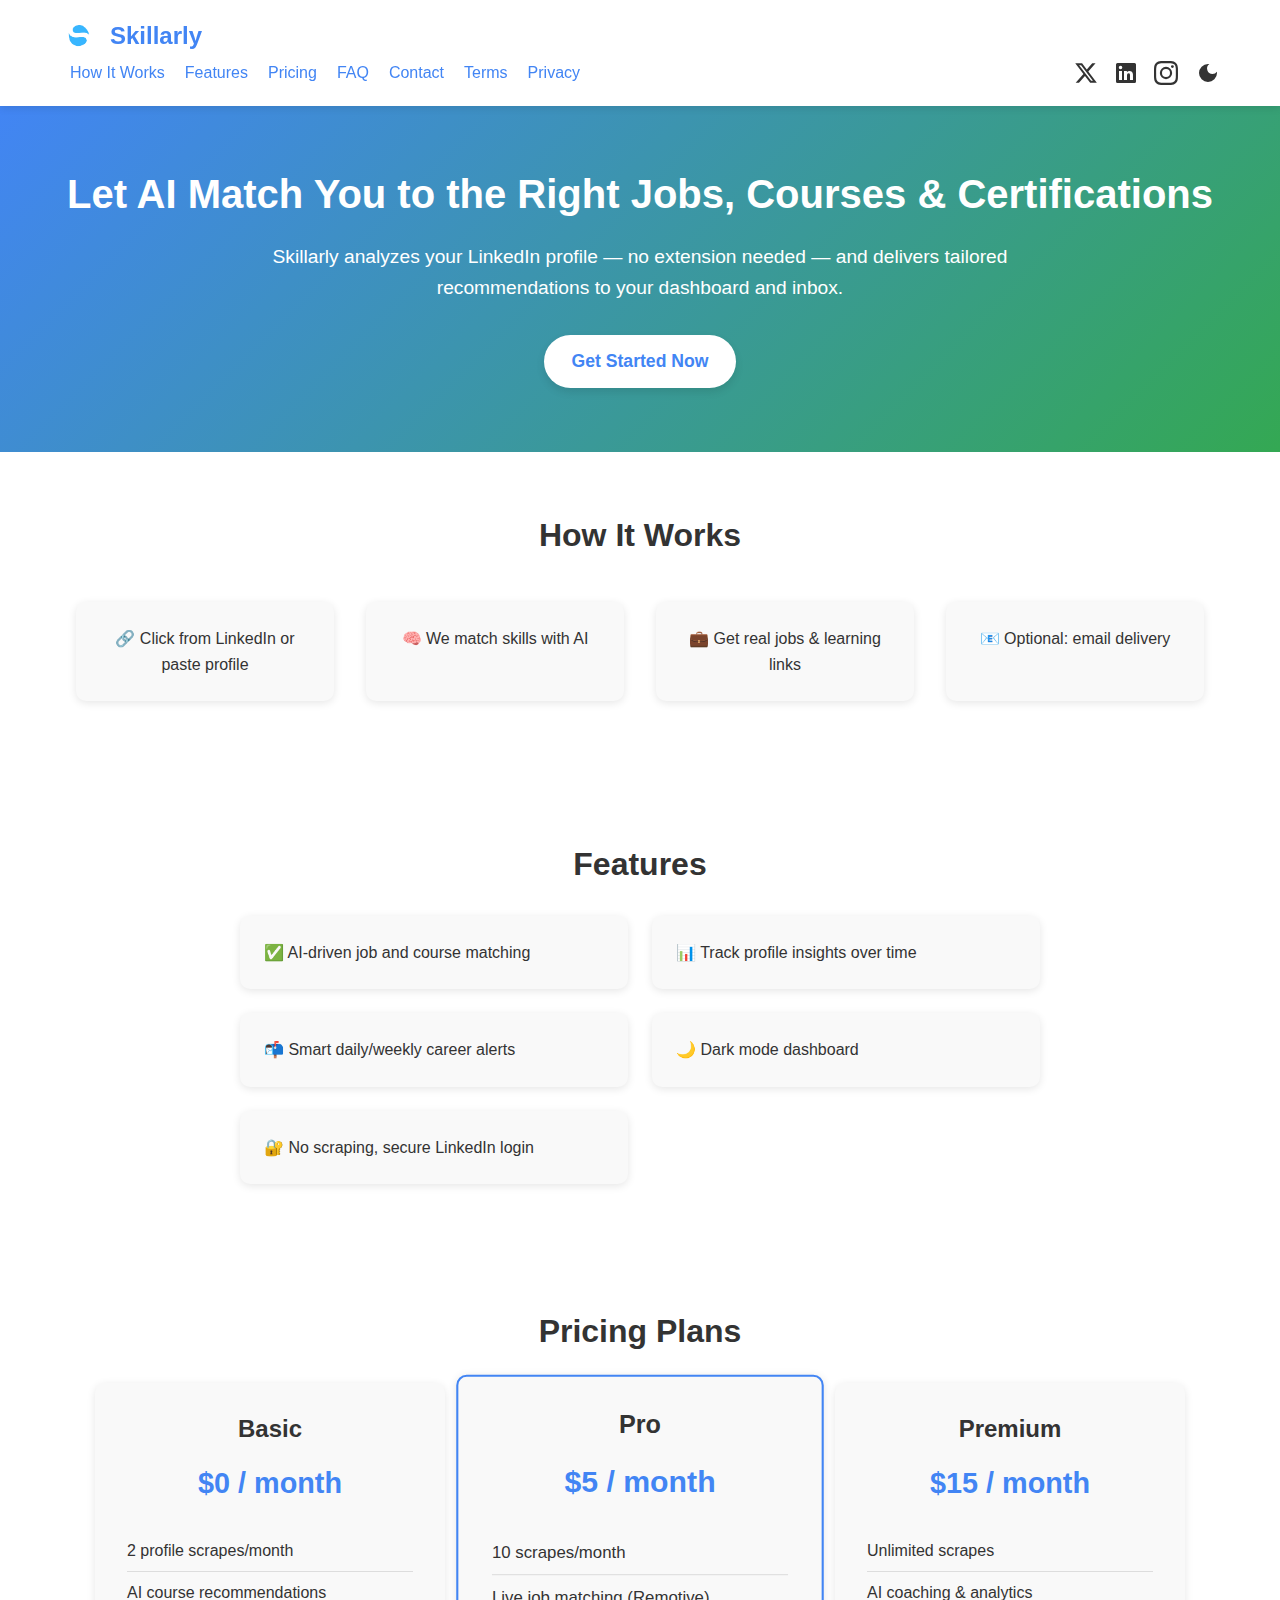
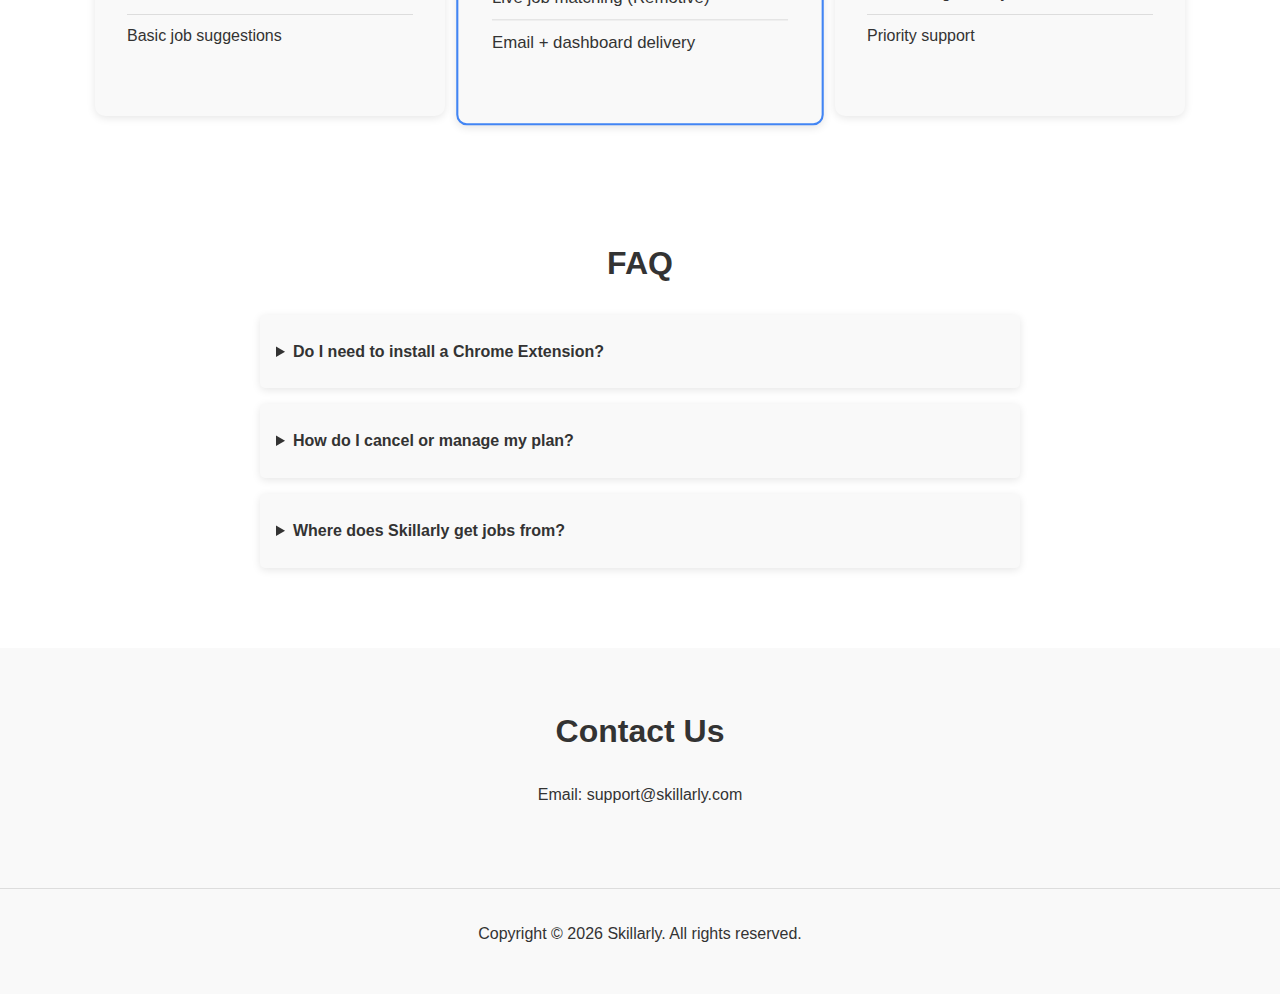
<file: index.html>
<!DOCTYPE html>
<html lang="en">
<head>
  <meta charset="UTF-8" />
  <meta name="viewport" content="width=device-width, initial-scale=1.0"/>
  <title>Skillarly – Smarter Career Guidance with AI</title>
  <link rel="stylesheet" href="style.css"/>
  <link rel="icon" href="logo.png" type="image/x-icon" />
</head>
<body>
  <header>
    <div class="container">
      <img src="logo.png" alt="Skillarly Logo" class="logo-img" width="100" height="100"/>
      <h1 class="logo-text">Skillarly</h1>
      <!-- Added mobile menu toggle button -->
      <button class="menu-toggle" id="menu-toggle" aria-label="Toggle menu">☰</button>
      <nav class="main-nav" id="main-nav">
        <ul>
          <li><a href="#how">How It Works</a></li>
          <li><a href="#features">Features</a></li>
          <li><a href="#pricing">Pricing</a></li>
          <li><a href="#faq">FAQ</a></li>
          <li><a href="#contact">Contact</a></li>
          <li><a href="https://skillarly-site.vercel.app/terms" target="_blank">Terms</a></li>
          <li><a href="https://skillarly-site.vercel.app/privacy" target="_blank">Privacy</a></li>
        </ul>
        <div class="social-icons">
          <a href="https://twitter.com/skillarly_ai" target="_blank" aria-label="Twitter">
            <svg xmlns="http://www.w3.org/2000/svg" viewBox="0 0 24 24" aria-hidden="true">
              <path d="M18.244 2.25h3.308l-7.227 8.26 8.502 11.24H16.17l-5.214-6.817L4.99 21.75H1.68l7.73-8.835L1.254 2.25H8.08l4.713 6.231zm-1.161 17.52h1.833L7.084 4.126H5.117z"/>
            </svg>
          </a>
          <a href="https://linkedin.com/company/skillarly" target="_blank" aria-label="LinkedIn">
            <svg xmlns="http://www.w3.org/2000/svg" viewBox="0 0 24 24" aria-hidden="true">
              <path d="M20.5 2h-17A1.5 1.5 0 002 3.5v17A1.5 1.5 0 003.5 22h17a1.5 1.5 0 001.5-1.5v-17A1.5 1.5 0 0020.5 2zM8 19H5v-9h3zM6.5 8.25A1.75 1.75 0 118.3 6.5a1.78 1.78 0 01-1.8 1.75zM19 19h-3v-4.74c0-1.42-.6-1.93-1.38-1.93A1.74 1.74 0 0013 14.19V19h-3v-9h2.9v1.3a3.11 3.11 0 012.7-1.4c1.55 0 3.36.86 3.36 3.66z"></path>
            </svg>
          </a>
          <a href="https://instagram.com/skillarly" target="_blank" aria-label="Instagram">
            <svg xmlns="http://www.w3.org/2000/svg" viewBox="0 0 24 24" aria-hidden="true">
              <path d="M12 2.163c3.204 0 3.584.012 4.85.07 3.252.148 4.771 1.691 4.919 4.919.058 1.265.069 1.645.069 4.849 0 3.205-.012 3.584-.069 4.849-.149 3.225-1.664 4.771-4.919 4.919-1.266.058-1.644.07-4.85.07-3.204 0-3.584-.012-4.849-.07-3.26-.149-4.771-1.699-4.919-4.92-.058-1.265-.07-1.644-.07-4.849 0-3.204.013-3.583.07-4.849.149-3.227 1.664-4.771 4.919-4.919 1.266-.057 1.645-.069 4.849-.069zM12 0C8.741 0 8.333.014 7.053.072 2.695.272.273 2.69.073 7.052.014 8.333 0 8.741 0 12c0 3.259.014 3.668.072 4.948.2 4.358 2.618 6.78 6.98 6.98C8.333 23.986 8.741 24 12 24c3.259 0 3.668-.014 4.948-.072 4.354-.2 6.782-2.618 6.979-6.98.059-1.28.073-1.689.073-4.948 0-3.259-.014-3.667-.072-4.947-.196-4.354-2.617-6.78-6.979-6.98C15.668.014 15.259 0 12 0zm0 5.838a6.162 6.162 0 100 12.324 6.162 6.162 0 000-12.324zM12 16a4 4 0 110-8 4 4 0 010 8zm6.406-11.845a1.44 1.44 0 100 2.881 1.44 1.44 0 000-2.881z"/>
            </svg>
          </a>
          <button id="theme-toggle" aria-label="Toggle dark mode">
            <svg class="moon-icon" xmlns="http://www.w3.org/2000/svg" viewBox="0 0 24 24" aria-hidden="true">
              <path d="M12 3a9 9 0 109 9c0-.46-.04-.92-.1-1.36a5.389 5.389 0 01-4.4 2.26 5.403 5.403 0 01-3.14-9.8c-.44-.06-.9-.1-1.36-.1z" />
            </svg>
            <svg class="sun-icon" xmlns="http://www.w3.org/2000/svg" viewBox="0 0 24 24" aria-hidden="true">
              <path d="M12 1v2m0 18v2M4.22 4.22l1.42 1.42m12.72 12.72l1.42 1.42M1 12h2m18 0h2M4.22 19.78l1.42-1.42m12.72-12.72l1.42-1.42M12 6a6 6 0 00-6 6c0 3.31 2.69 6 6 6s6-2.69 6-6c0-3.32-2.69-6-6-6z"/>
            </svg>
          </button>
        </div>
      </nav>
    </div>
  </header>

  <section class="hero">
    <div class="container">
      <h2>Let AI Match You to the Right Jobs, Courses & Certifications</h2>
      <p>Skillarly analyzes your LinkedIn profile — no extension needed — and delivers tailored recommendations to your dashboard and inbox.</p>
      <a class="cta" href="/dashboard.html?email=your@email.com">Get Started Now</a>
    </div>
  </section>

  <section id="how" class="how">
    <div class="container">
      <h2>How It Works</h2>
      <div class="steps">
        <div class="step">🔗 Click from LinkedIn or paste profile</div>
        <div class="step">🧠 We match skills with AI</div>
        <div class="step">💼 Get real jobs & learning links</div>
        <div class="step">📧 Optional: email delivery</div>
      </div>
    </div>
  </section>

  <section id="features" class="features">
    <div class="container">
      <h2>Features</h2>
      <ul>
        <li>✅ AI-driven job and course matching</li>
        <li>📊 Track profile insights over time</li>
        <li>📬 Smart daily/weekly career alerts</li>
        <li>🌙 Dark mode dashboard</li>
        <li>🔐 No scraping, secure LinkedIn login</li>
      </ul>
    </div>
  </section>

  <section id="pricing" class="pricing">
    <div class="container">
      <h2>Pricing Plans</h2>
      <div class="plans">
        <div class="plan">
          <h3>Basic</h3>
          <p>$0 / month</p>
          <ul>
            <li>2 profile scrapes/month</li>
            <li>AI course recommendations</li>
            <li>Basic job suggestions</li>
          </ul>
        </div>
        <div class="plan highlighted">
          <h3>Pro</h3>
          <p>$5 / month</p>
          <ul>
            <li>10 scrapes/month</li>
            <li>Live job matching (Remotive)</li>
            <li>Email + dashboard delivery</li>
          </ul>
        </div>
        <div class="plan">
          <h3>Premium</h3>
          <p>$15 / month</p>
          <ul>
            <li>Unlimited scrapes</li>
            <li>AI coaching & analytics</li>
            <li>Priority support</li>
          </ul>
        </div>
      </div>
    </div>
  </section>

  <section id="faq" class="faq">
    <div class="container">
      <h2>FAQ</h2>
      <details>
        <summary>Do I need to install a Chrome Extension?</summary>
        <p>No. Just click from LinkedIn or paste your profile — we do the rest securely from the web.</p>
      </details>
      <details>
        <summary>How do I cancel or manage my plan?</summary>
        <p>Log into your dashboard and click "Change Plan" at any time.</p>
      </details>
      <details>
        <summary>Where does Skillarly get jobs from?</summary>
        <p>We use trusted job APIs like Remotive and JSearch, not AI mockups.</p>
      </details>
    </div>
  </section>

  <section id="contact" class="contact">
    <div class="container">
      <h2>Contact Us</h2>
      <p>Email: support@skillarly.com</p>
    </div>
  </section>

  <footer>
    <div class="container">  
      <p>Copyright &copy; <script>document.write(new Date().getFullYear())</script> Skillarly. All rights reserved.</p>
    </div>
  </footer>

  <script>
    // Theme toggle functionality
    const toggle = document.getElementById('theme-toggle');
    
    // Check for saved theme preference or use system preference
    const prefersDarkScheme = window.matchMedia('(prefers-color-scheme: dark)');
    const currentTheme = localStorage.getItem('theme');
    
    if (currentTheme === 'dark') {
      document.body.classList.add('dark');
    } else if (currentTheme === 'light') {
      document.body.classList.remove('dark');
    } else if (prefersDarkScheme.matches) {
      document.body.classList.add('dark');
      localStorage.setItem('theme', 'dark');
    }
    
    // Toggle theme when button is clicked
    toggle.addEventListener('click', () => {
      document.body.classList.toggle('dark');
      const theme = document.body.classList.contains('dark') ? 'dark' : 'light';
      localStorage.setItem('theme', theme);
    });
    
    // Mobile menu toggle functionality
    const menuToggle = document.getElementById('menu-toggle');
    const mainNav = document.getElementById('main-nav');
    
    menuToggle.addEventListener('click', () => {
      mainNav.classList.toggle('active');
    });
    
    // Close mobile menu when clicking a link
    const navLinks = document.querySelectorAll('.main-nav a');
    navLinks.forEach(link => {
      link.addEventListener('click', () => {
        if (window.innerWidth <= 768) {
          mainNav.classList.remove('active');
        }
      });
    });
    
    // Close mobile menu when clicking outside
    document.addEventListener('click', (e) => {
      if (window.innerWidth <= 768 && 
          !mainNav.contains(e.target) && 
          !menuToggle.contains(e.target) && 
          mainNav.classList.contains('active')) {
        mainNav.classList.remove('active');
      }
    });
    
    // Close mobile menu when resizing to desktop
    window.addEventListener('resize', () => {
      if (window.innerWidth > 768) {
        mainNav.classList.remove('active');
      }
    });
  </script>
</body>
</html>
</file>
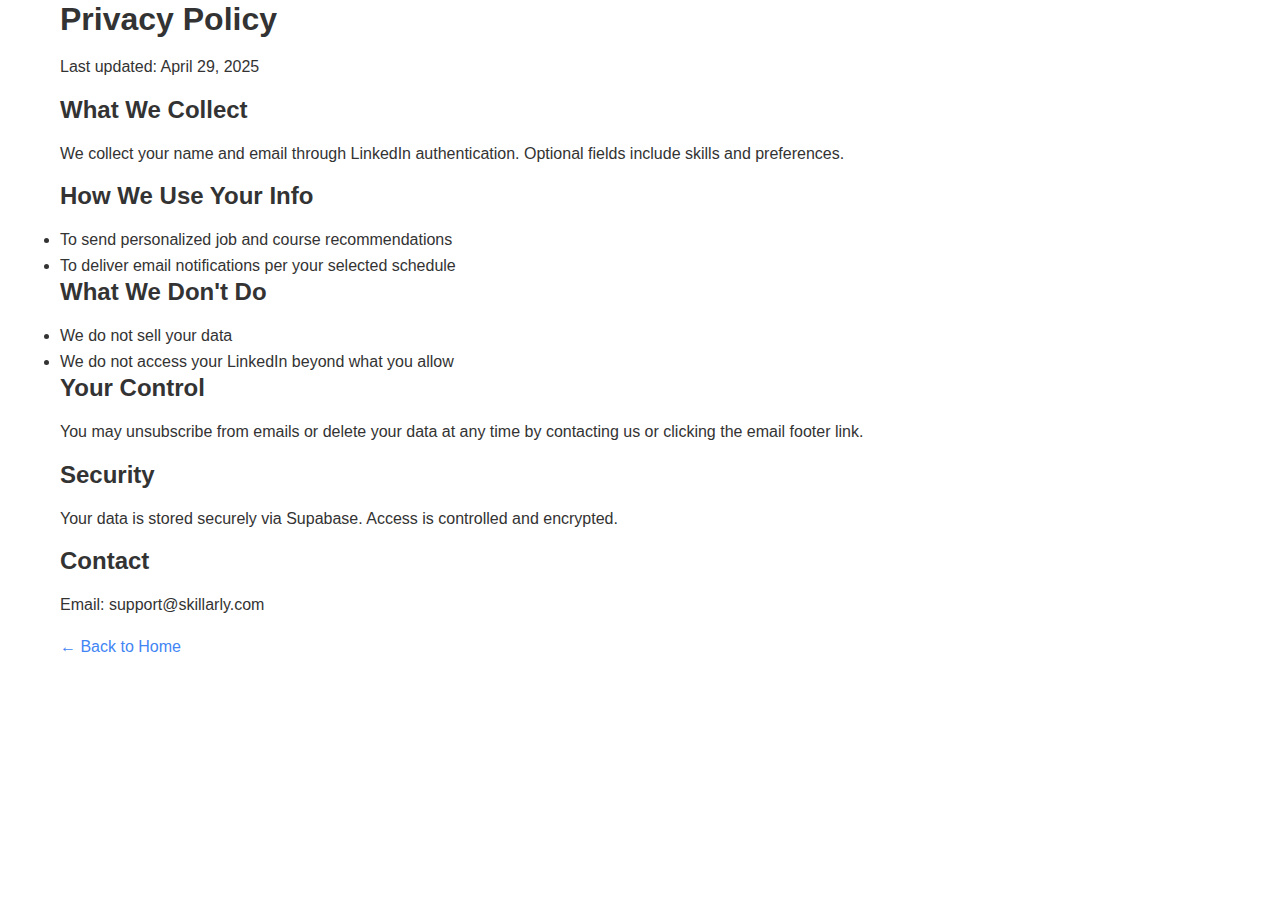
<file: privacy.html>
<!DOCTYPE html>
<html lang="en">
<head>
  <meta charset="UTF-8" />
  <meta name="viewport" content="width=device-width, initial-scale=1.0"/>
  <title>Privacy Policy – Skillarly</title>
  <link rel="stylesheet" href="style.css" />
</head>
<body>
  <div class="container">
    <h1>Privacy Policy</h1>
    <p>Last updated: April 29, 2025</p>

    <h2>What We Collect</h2>
    <p>We collect your name and email through LinkedIn authentication. Optional fields include skills and preferences.</p>

    <h2>How We Use Your Info</h2>
    <ul>
      <li>To send personalized job and course recommendations</li>
      <li>To deliver email notifications per your selected schedule</li>
    </ul>

    <h2>What We Don't Do</h2>
    <ul>
      <li>We do not sell your data</li>
      <li>We do not access your LinkedIn beyond what you allow</li>
    </ul>

    <h2>Your Control</h2>
    <p>You may unsubscribe from emails or delete your data at any time by contacting us or clicking the email footer link.</p>

    <h2>Security</h2>
    <p>Your data is stored securely via Supabase. Access is controlled and encrypted.</p>

    <h2>Contact</h2>
    <p>Email: support@skillarly.com</p>

    <p><a href="index.html">← Back to Home</a></p>
  </div>
</body>
</html>
</file>
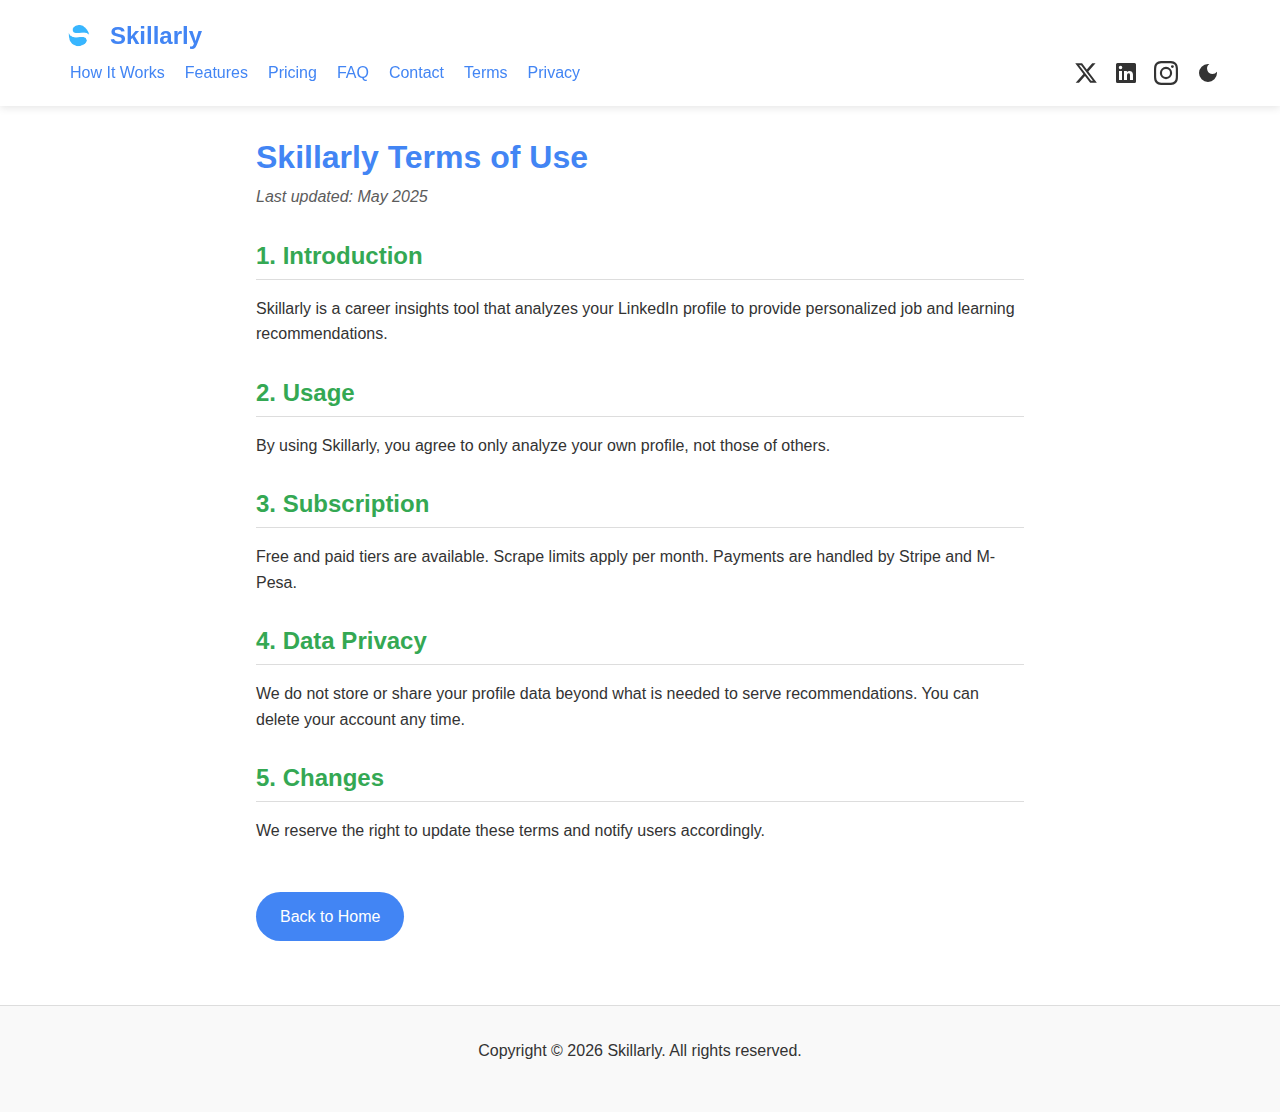
<file: terms.html>
<!DOCTYPE html>
<html lang="en">
<head>
  <meta charset="UTF-8" />
  <meta name="viewport" content="width=device-width, initial-scale=1.0"/>
  <title>Terms of Use – Skillarly</title>
  <link rel="stylesheet" href="style.css"/>
  <link rel="icon" href="logo.png" type="image/x-icon" />
  <style>
    /* Additional styles for privacy/terms pages */
    .legal-content {
      max-width: 800px;
      margin: 0 auto;
      padding: 2rem 1rem;
    }
    
    .legal-content h1 {
      color: var(--primary-color);
      margin-bottom: 0.5rem;
    }
    
    .legal-content p.date {
      color: var(--text-color);
      opacity: 0.8;
      margin-bottom: 2rem;
      font-style: italic;
    }
    
    .legal-content h2 {
      color: var(--secondary-color);
      margin-top: 2rem;
      border-bottom: 1px solid var(--border-color);
      padding-bottom: 0.5rem;
      text-align: left;
    }
    
    .legal-content ul {
      margin: 1rem 0;
      padding-left: 1.5rem;
    }
    
    .legal-content li {
      margin-bottom: 0.5rem;
    }
    
    .back-button {
      display: inline-block;
      margin: 2rem 0;
      padding: 0.75rem 1.5rem;
      background-color: var(--primary-color);
      color: white;
      border-radius: 30px;
      text-decoration: none;
      transition: var(--transition);
    }
    
    .back-button:hover {
      background-color: var(--secondary-color);
      transform: translateY(-2px);
    }
    
    @media (max-width: 768px) {
      .legal-content {
        padding: 1rem;
      }
    }
  </style>
</head>
<body>
  <header>
    <div class="container">
      <img src="logo.png" alt="Skillarly Logo" class="logo-img" width="100" height="100"/>
      <h1 class="logo-text">Skillarly</h1>
      <button class="menu-toggle" id="menu-toggle" aria-label="Toggle menu">☰</button>
      <nav class="main-nav" id="main-nav">
        <ul>
          <li><a href="index.html#how">How It Works</a></li>
          <li><a href="index.html#features">Features</a></li>
          <li><a href="index.html#pricing">Pricing</a></li>
          <li><a href="index.html#faq">FAQ</a></li>
          <li><a href="index.html#contact">Contact</a></li>
          <li><a href="https://skillarly-site.vercel.app/terms" target="_blank">Terms</a></li>
          <li><a href="https://skillarly-site.vercel.app/privacy" target="_blank">Privacy</a></li>
        </ul>
        <div class="social-icons">
          <a href="https://twitter.com/skillarly_ai" target="_blank" aria-label="Twitter">
            <svg xmlns="http://www.w3.org/2000/svg" viewBox="0 0 24 24" aria-hidden="true">
              <path d="M18.244 2.25h3.308l-7.227 8.26 8.502 11.24H16.17l-5.214-6.817L4.99 21.75H1.68l7.73-8.835L1.254 2.25H8.08l4.713 6.231zm-1.161 17.52h1.833L7.084 4.126H5.117z"/>
            </svg>
          </a>
          <a href="https://linkedin.com/company/skillarly" target="_blank" aria-label="LinkedIn">
            <svg xmlns="http://www.w3.org/2000/svg" viewBox="0 0 24 24" aria-hidden="true">
              <path d="M20.5 2h-17A1.5 1.5 0 002 3.5v17A1.5 1.5 0 003.5 22h17a1.5 1.5 0 001.5-1.5v-17A1.5 1.5 0 0020.5 2zM8 19H5v-9h3zM6.5 8.25A1.75 1.75 0 118.3 6.5a1.78 1.78 0 01-1.8 1.75zM19 19h-3v-4.74c0-1.42-.6-1.93-1.38-1.93A1.74 1.74 0 0013 14.19V19h-3v-9h2.9v1.3a3.11 3.11 0 012.7-1.4c1.55 0 3.36.86 3.36 3.66z"></path>
            </svg>
          </a>
          <a href="https://instagram.com/skillarly" target="_blank" aria-label="Instagram">
            <svg xmlns="http://www.w3.org/2000/svg" viewBox="0 0 24 24" aria-hidden="true">
              <path d="M12 2.163c3.204 0 3.584.012 4.85.07 3.252.148 4.771 1.691 4.919 4.919.058 1.265.069 1.645.069 4.849 0 3.205-.012 3.584-.069 4.849-.149 3.225-1.664 4.771-4.919 4.919-1.266.058-1.644.07-4.85.07-3.204 0-3.584-.012-4.849-.07-3.26-.149-4.771-1.699-4.919-4.92-.058-1.265-.07-1.644-.07-4.849 0-3.204.013-3.583.07-4.849.149-3.227 1.664-4.771 4.919-4.919 1.266-.057 1.645-.069 4.849-.069zM12 0C8.741 0 8.333.014 7.053.072 2.695.272.273 2.69.073 7.052.014 8.333 0 8.741 0 12c0 3.259.014 3.668.072 4.948.2 4.358 2.618 6.78 6.98 6.98C8.333 23.986 8.741 24 12 24c3.259 0 3.668-.014 4.948-.072 4.354-.2 6.782-2.618 6.979-6.98.059-1.28.073-1.689.073-4.948 0-3.259-.014-3.667-.072-4.947-.196-4.354-2.617-6.78-6.979-6.98C15.668.014 15.259 0 12 0zm0 5.838a6.162 6.162 0 100 12.324 6.162 6.162 0 000-12.324zM12 16a4 4 0 110-8 4 4 0 010 8zm6.406-11.845a1.44 1.44 0 100 2.881 1.44 1.44 0 000-2.881z"/>
            </svg>
          </a>
          <button id="theme-toggle" aria-label="Toggle dark mode">
            <svg class="moon-icon" xmlns="http://www.w3.org/2000/svg" viewBox="0 0 24 24" aria-hidden="true">
              <path d="M12 3a9 9 0 109 9c0-.46-.04-.92-.1-1.36a5.389 5.389 0 01-4.4 2.26 5.403 5.403 0 01-3.14-9.8c-.44-.06-.9-.1-1.36-.1z" />
            </svg>
            <svg class="sun-icon" xmlns="http://www.w3.org/2000/svg" viewBox="0 0 24 24" aria-hidden="true">
              <path d="M12 1v2m0 18v2M4.22 4.22l1.42 1.42m12.72 12.72l1.42 1.42M1 12h2m18 0h2M4.22 19.78l1.42-1.42m12.72-12.72l1.42-1.42M12 6a6 6 0 00-6 6c0 3.31 2.69 6 6 6s6-2.69 6-6c0-3.32-2.69-6-6-6z"/>
            </svg>
          </button>
        </div>
      </nav>
    </div>
  </header>

  <div class="legal-content">
    <h1>Skillarly Terms of Use</h1>
    <p class="date">Last updated: May 2025</p>

    <h2>1. Introduction</h2>
    <p>Skillarly is a career insights tool that analyzes your LinkedIn profile to provide personalized job and learning recommendations.</p>

    <h2>2. Usage</h2>
    <p>By using Skillarly, you agree to only analyze your own profile, not those of others.</p>

    <h2>3. Subscription</h2>
    <p>Free and paid tiers are available. Scrape limits apply per month. Payments are handled by Stripe and M-Pesa.</p>

    <h2>4. Data Privacy</h2>
    <p>We do not store or share your profile data beyond what is needed to serve recommendations. You can delete your account any time.</p>

    <h2>5. Changes</h2>
    <p>We reserve the right to update these terms and notify users accordingly.</p>
    
    <a href="https://skillarly-site.vercel.app" class="back-button">Back to Home</a>
  </div>

  <footer>
    <div class="container">  
      <p>Copyright &copy; <script>document.write(new Date().getFullYear())</script> Skillarly. All rights reserved.</p>
    </div>
  </footer>

  <script>
    // Theme toggle functionality
    const toggle = document.getElementById('theme-toggle');
    
    // Check for saved theme preference or use system preference
    const prefersDarkScheme = window.matchMedia('(prefers-color-scheme: dark)');
    const currentTheme = localStorage.getItem('theme');
    
    if (currentTheme === 'dark') {
      document.body.classList.add('dark');
    } else if (currentTheme === 'light') {
      document.body.classList.remove('dark');
    } else if (prefersDarkScheme.matches) {
      document.body.classList.add('dark');
      localStorage.setItem('theme', 'dark');
    }
    
    // Toggle theme when button is clicked
    toggle.addEventListener('click', () => {
      document.body.classList.toggle('dark');
      const theme = document.body.classList.contains('dark') ? 'dark' : 'light';
      localStorage.setItem('theme', theme);
    });
    
    // Mobile menu toggle functionality
    const menuToggle = document.getElementById('menu-toggle');
    const mainNav = document.getElementById('main-nav');
    
    menuToggle.addEventListener('click', () => {
      mainNav.classList.toggle('active');
    });
    
    // Close mobile menu when clicking a link
    const navLinks = document.querySelectorAll('.main-nav a');
    navLinks.forEach(link => {
      link.addEventListener('click', () => {
        if (window.innerWidth <= 768) {
          mainNav.classList.remove('active');
        }
      });
    });
    
    // Close mobile menu when clicking outside
    document.addEventListener('click', (e) => {
      if (window.innerWidth <= 768 && 
          !mainNav.contains(e.target) && 
          !menuToggle.contains(e.target) && 
          mainNav.classList.contains('active')) {
        mainNav.classList.remove('active');
      }
    });
    
    // Close mobile menu when resizing to desktop
    window.addEventListener('resize', () => {
      if (window.innerWidth > 768) {
        mainNav.classList.remove('active');
      }
    });
  </script>
</body>
</html>
</file>
<file: style.css>
/* Base styles and variables */
:root {
  --primary-color: #4285f4;
  --secondary-color: #34a853;
  --text-color: #333;
  --bg-color: #fff;
  --card-bg: #f9f9f9;
  --border-color: #ddd;
  --shadow: 0 2px 8px rgba(0, 0, 0, 0.1);
  --transition: all 0.3s ease;
}

body.dark {
  --primary-color: #8ab4f8;
  --secondary-color: #5bb974;
  --text-color: #e0e0e0;
  --bg-color: #121212;
  --card-bg: #1e1e1e;
  --border-color: #333;
}

* {
  margin: 0;
  padding: 0;
  box-sizing: border-box;
}

body {
  font-family: 'Segoe UI', Tahoma, Geneva, Verdana, sans-serif;
  color: var(--text-color);
  background-color: var(--bg-color);
  line-height: 1.6;
  transition: var(--transition);
}

.container {
  width: 100%;
  max-width: 1200px;
  margin: 0 auto;
  padding: 0 20px;
}

/* Typography */
h1, h2, h3 {
  margin-bottom: 1rem;
  line-height: 1.2;
}

p {
  margin-bottom: 1rem;
}

a {
  color: var(--primary-color);
  text-decoration: none;
  transition: var(--transition);
}

a:hover {
  color: var(--secondary-color);
}

/* Header and Navigation */
header {
  background-color: var(--bg-color);
  box-shadow: var(--shadow);
  position: sticky;
  top: 0;
  z-index: 100;
  padding: 1rem 0;
}

header .container {
  display: flex;
  align-items: center;
  flex-wrap: wrap;
}

.logo-img {
  height: 40px;
  width: auto;
  margin-right: 10px;
}

.logo-text {
  font-size: 1.5rem;
  margin: 0;
  color: var(--primary-color);
}

.main-nav {
  display: flex;
  justify-content: space-between;
  align-items: center;
  width: 100%;
  margin-left: auto;
}

.main-nav ul {
  display: flex;
  list-style: none;
  flex-wrap: wrap;
}

.main-nav li {
  margin: 0 10px;
}

.main-nav a {
  padding: 5px 0;
  font-weight: 500;
}

.social-icons {
  display: flex;
  align-items: center;
}

.social-icons a {
  margin: 0 8px;
  display: flex;
  align-items: center;
  justify-content: center;
}

.social-icons svg {
  width: 24px;
  height: 24px;
  transition: var(--transition);
  fill: var(--text-color);
}

.social-icons a:hover svg {
  fill: var(--primary-color);
}

#theme-toggle {
  background: none;
  border: none;
  cursor: pointer;
  margin-left: 10px;
  padding: 0;
  display: flex;
  align-items: center;
  justify-content: center;
}

#theme-toggle svg {
  width: 24px;
  height: 24px;
  fill: var(--text-color);
  transition: var(--transition);
}

#theme-toggle:hover svg {
  fill: var(--primary-color);
}

#theme-toggle .moon-icon {
  display: block;
}

#theme-toggle .sun-icon {
  display: none;
}

body.dark #theme-toggle .moon-icon {
  display: none;
}

body.dark #theme-toggle .sun-icon {
  display: block;
}

/* Mobile menu button */
.menu-toggle {
  display: none;
  background: none;
  border: none;
  font-size: 1.5rem;
  cursor: pointer;
  color: var(--text-color);
}

/* Hero Section */
.hero {
  background: linear-gradient(135deg, var(--primary-color), var(--secondary-color));
  color: white;
  padding: 4rem 0;
  text-align: center;
}

.hero h2 {
  font-size: 2.5rem;
  margin-bottom: 1.5rem;
}

.hero p {
  font-size: 1.2rem;
  max-width: 800px;
  margin: 0 auto 2rem;
}

.cta {
  display: inline-block;
  background-color: white;
  color: var(--primary-color);
  padding: 12px 28px;
  border-radius: 30px;
  font-weight: bold;
  font-size: 1.1rem;
  transition: var(--transition);
  box-shadow: 0 4px 8px rgba(0, 0, 0, 0.1);
}

.cta:hover {
  transform: translateY(-3px);
  box-shadow: 0 6px 12px rgba(0, 0, 0, 0.15);
}

/* Sections */
section {
  padding: 4rem 0;
}

section h2 {
  text-align: center;
  font-size: 2rem;
  margin-bottom: 2rem;
}

/* How It Works */
.steps {
  display: flex;
  flex-wrap: wrap;
  justify-content: space-around;
  margin-top: 2rem;
}

.step {
  background-color: var(--card-bg);
  border-radius: 10px;
  padding: 1.5rem;
  margin: 1rem;
  flex: 1 1 200px;
  text-align: center;
  box-shadow: var(--shadow);
  transition: var(--transition);
}

.step:hover {
  transform: translateY(-5px);
  box-shadow: 0 8px 16px rgba(0, 0, 0, 0.1);
}

/* Features */
.features ul {
  max-width: 800px;
  margin: 0 auto;
  list-style: none;
  display: grid;
  grid-template-columns: repeat(auto-fit, minmax(300px, 1fr));
  gap: 1.5rem;
}

.features li {
  background-color: var(--card-bg);
  padding: 1.5rem;
  border-radius: 10px;
  box-shadow: var(--shadow);
  transition: var(--transition);
}

.features li:hover {
  transform: translateY(-3px);
  box-shadow: 0 6px 12px rgba(0, 0, 0, 0.15);
}

/* Pricing */
.plans {
  display: flex;
  flex-wrap: wrap;
  justify-content: center;
  gap: 20px;
  margin-top: 2rem;
}

.plan {
  background-color: var(--card-bg);
  border-radius: 10px;
  padding: 2rem;
  flex: 1 1 250px;
  max-width: 350px;
  text-align: center;
  box-shadow: var(--shadow);
  transition: var(--transition);
}

.plan h3 {
  font-size: 1.5rem;
}

.plan p {
  font-size: 1.8rem;
  font-weight: bold;
  margin: 1rem 0;
  color: var(--primary-color);
}

.plan ul {
  list-style: none;
  margin: 1.5rem 0;
  text-align: left;
}

.plan li {
  padding: 8px 0;
  border-bottom: 1px solid var(--border-color);
}

.plan li:last-child {
  border-bottom: none;
}

.highlighted {
  transform: scale(1.05);
  border: 2px solid var(--primary-color);
}

.highlighted:hover {
  transform: scale(1.08);
}

/* FAQ */
.faq {
  max-width: 800px;
  margin: 0 auto;
}

details {
  background-color: var(--card-bg);
  margin-bottom: 1rem;
  padding: 1rem;
  border-radius: 5px;
  box-shadow: var(--shadow);
}

summary {
  font-weight: bold;
  cursor: pointer;
  padding: 0.5rem 0;
}

details p {
  padding: 1rem 0 0.5rem;
  border-top: 1px solid var(--border-color);
  margin-top: 0.5rem;
}

/* Contact */
.contact {
  text-align: center;
  background-color: var(--card-bg);
}

/* Footer */
footer {
  background-color: var(--card-bg);
  text-align: center;
  padding: 2rem 0;
  border-top: 1px solid var(--border-color);
}

/* Responsive design */
@media (max-width: 992px) {
  .highlighted {
    transform: scale(1.03);
  }
}

@media (max-width: 768px) {
  header .container {
    justify-content: space-between;
  }
  
  .menu-toggle {
    display: block;
    margin-left: auto;
  }
  
  .main-nav {
    flex-direction: column;
    align-items: flex-start;
    width: 100%;
    height: 0;
    overflow: hidden;
    transition: height 0.3s ease;
  }
  
  .main-nav.active {
    height: auto;
    margin-top: 1rem;
  }
  
  .main-nav ul {
    flex-direction: column;
    width: 100%;
  }
  
  .main-nav li {
    margin: 10px 0;
    width: 100%;
  }
  
  .main-nav a {
    display: block;
    padding: 10px 0;
  }
  
  .social-icons {
    margin-top: 1rem;
    justify-content: flex-start;
    width: 100%;
  }
  
  .hero h2 {
    font-size: 2rem;
  }
  
  .highlighted {
    transform: none;
  }
  
  .plans {
    gap: 2rem;
  }
  
  .plan {
    max-width: 100%;
  }
}

@media (max-width: 576px) {
  .logo-img {
    height: 30px;
  }
  
  .logo-text {
    font-size: 1.2rem;
  }
  
  .hero {
    padding: 3rem 0;
  }
  
  .hero h2 {
    font-size: 1.8rem;
  }
  
  .hero p {
    font-size: 1rem;
  }
  
  section {
    padding: 3rem 0;
  }
  
  section h2 {
    font-size: 1.8rem;
  }
  
  .step {
    flex: 1 1 100%;
  }
  
  .features ul {
    grid-template-columns: 1fr;
  }
}
</file>
